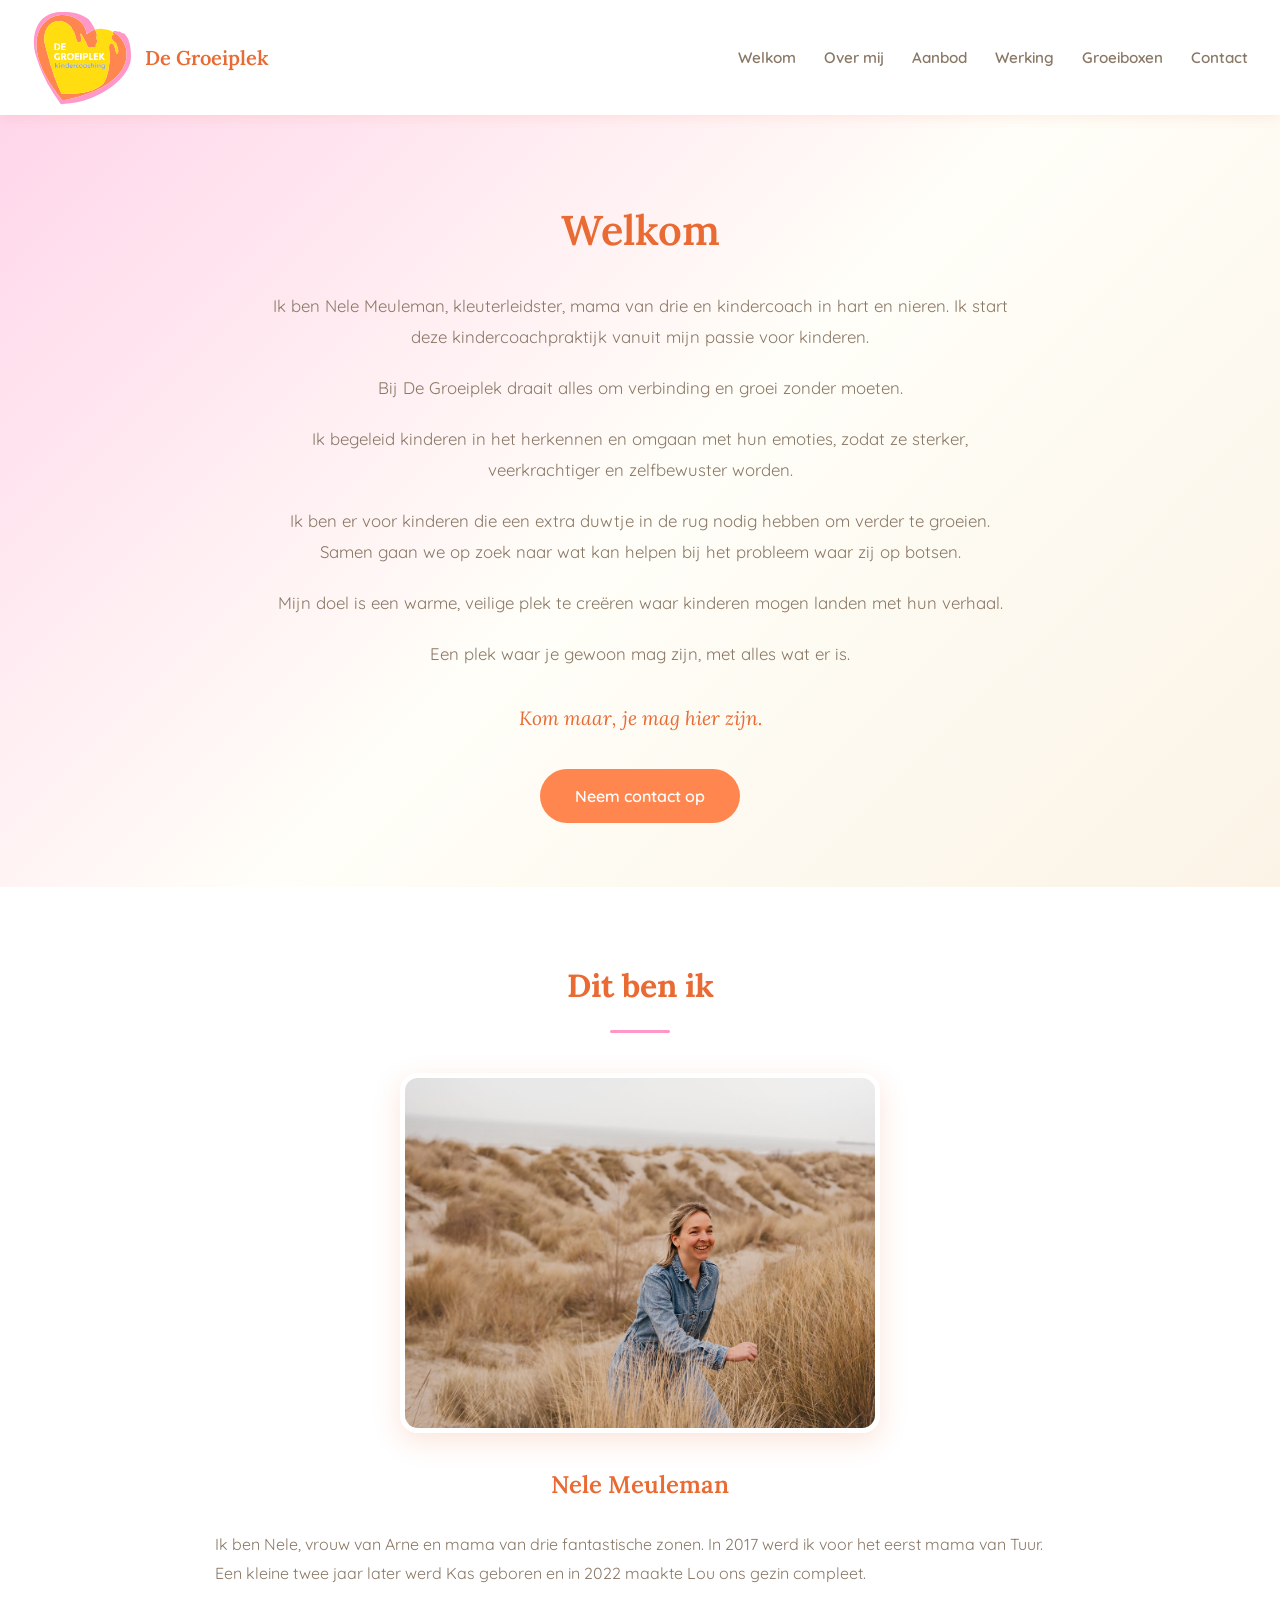
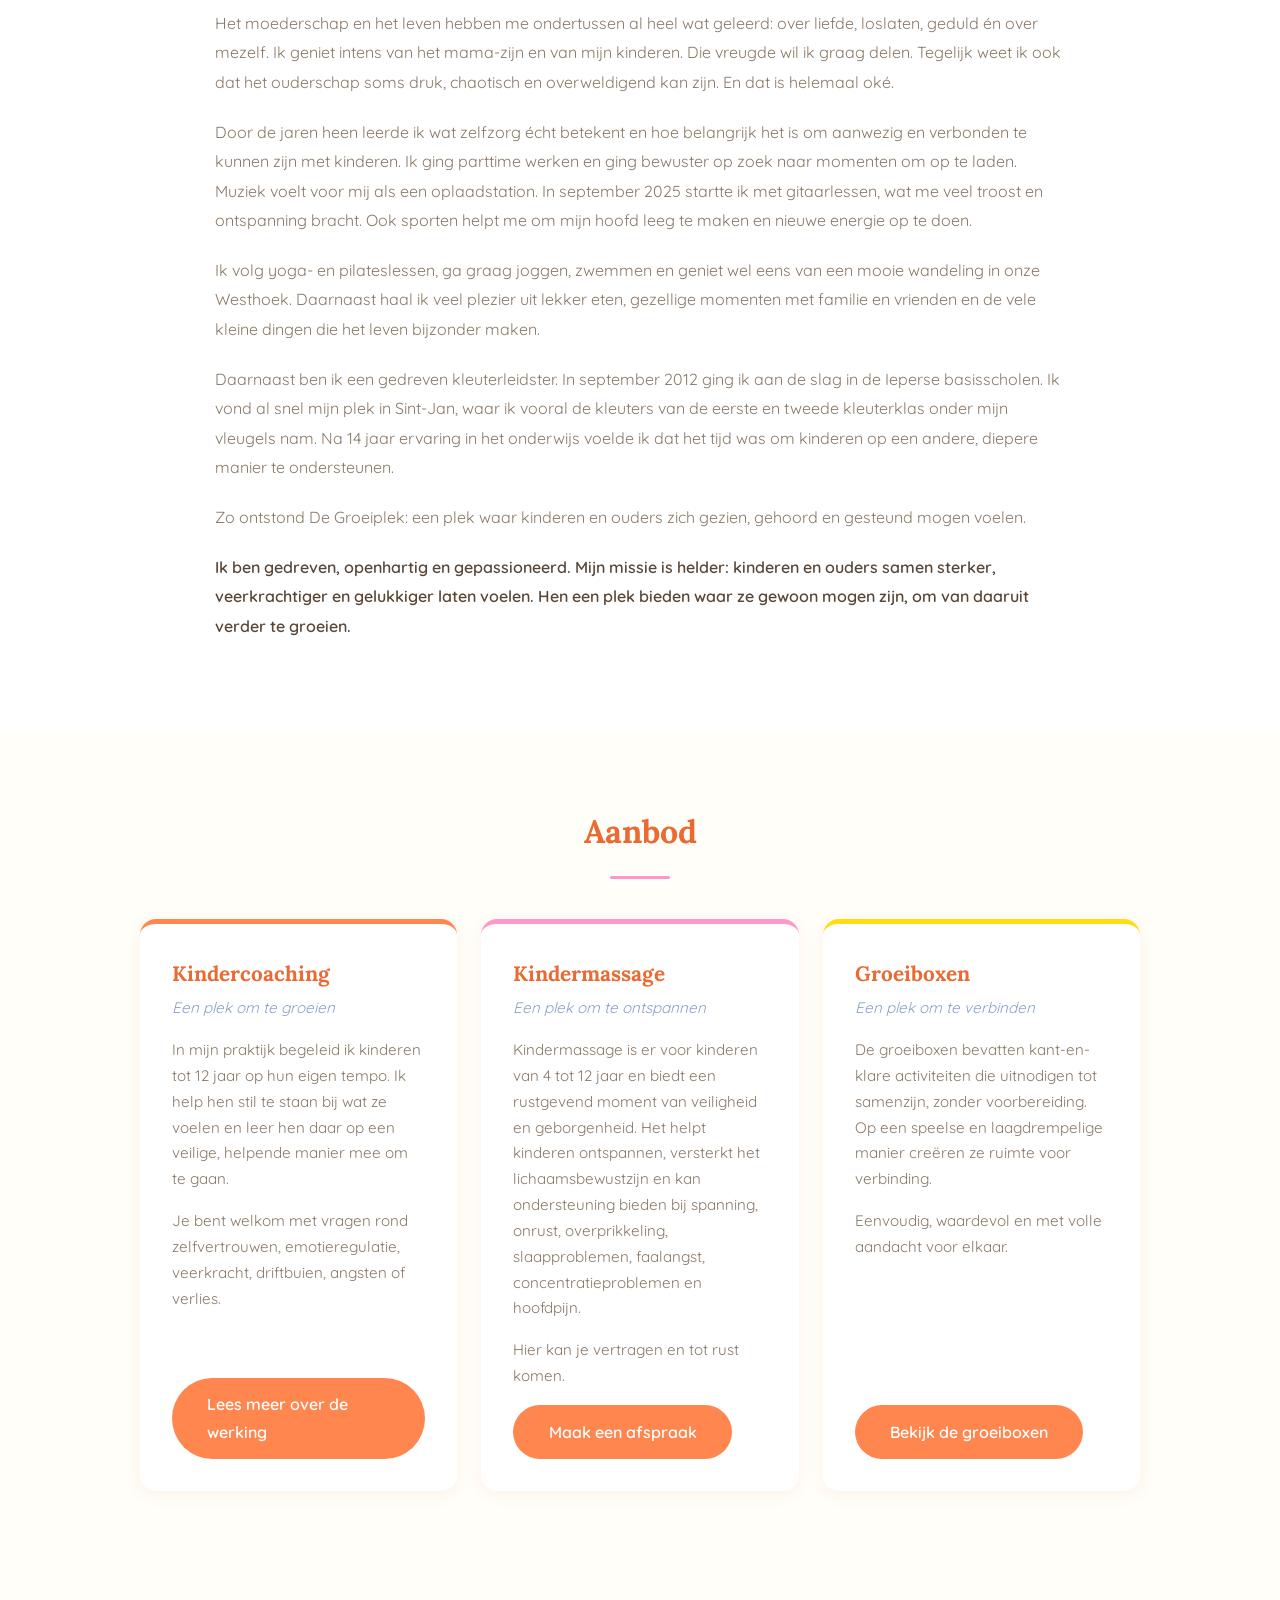
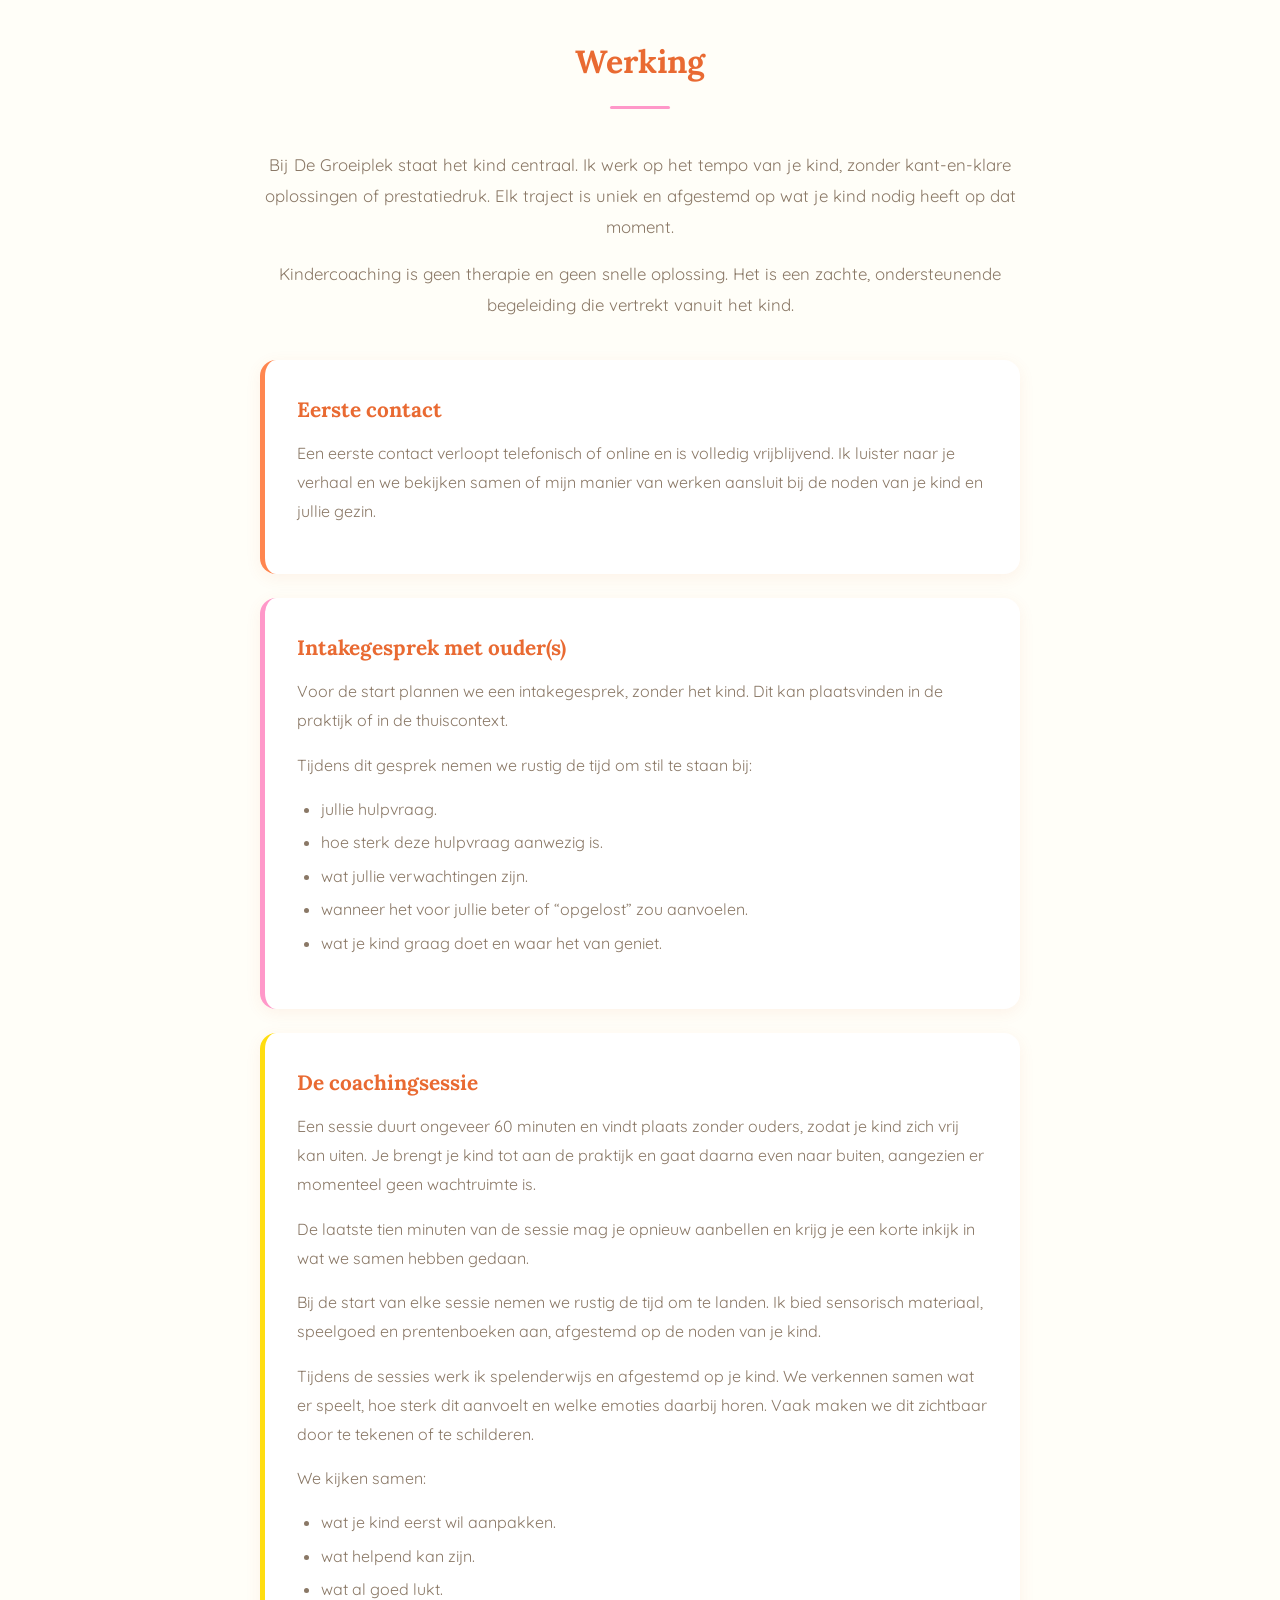
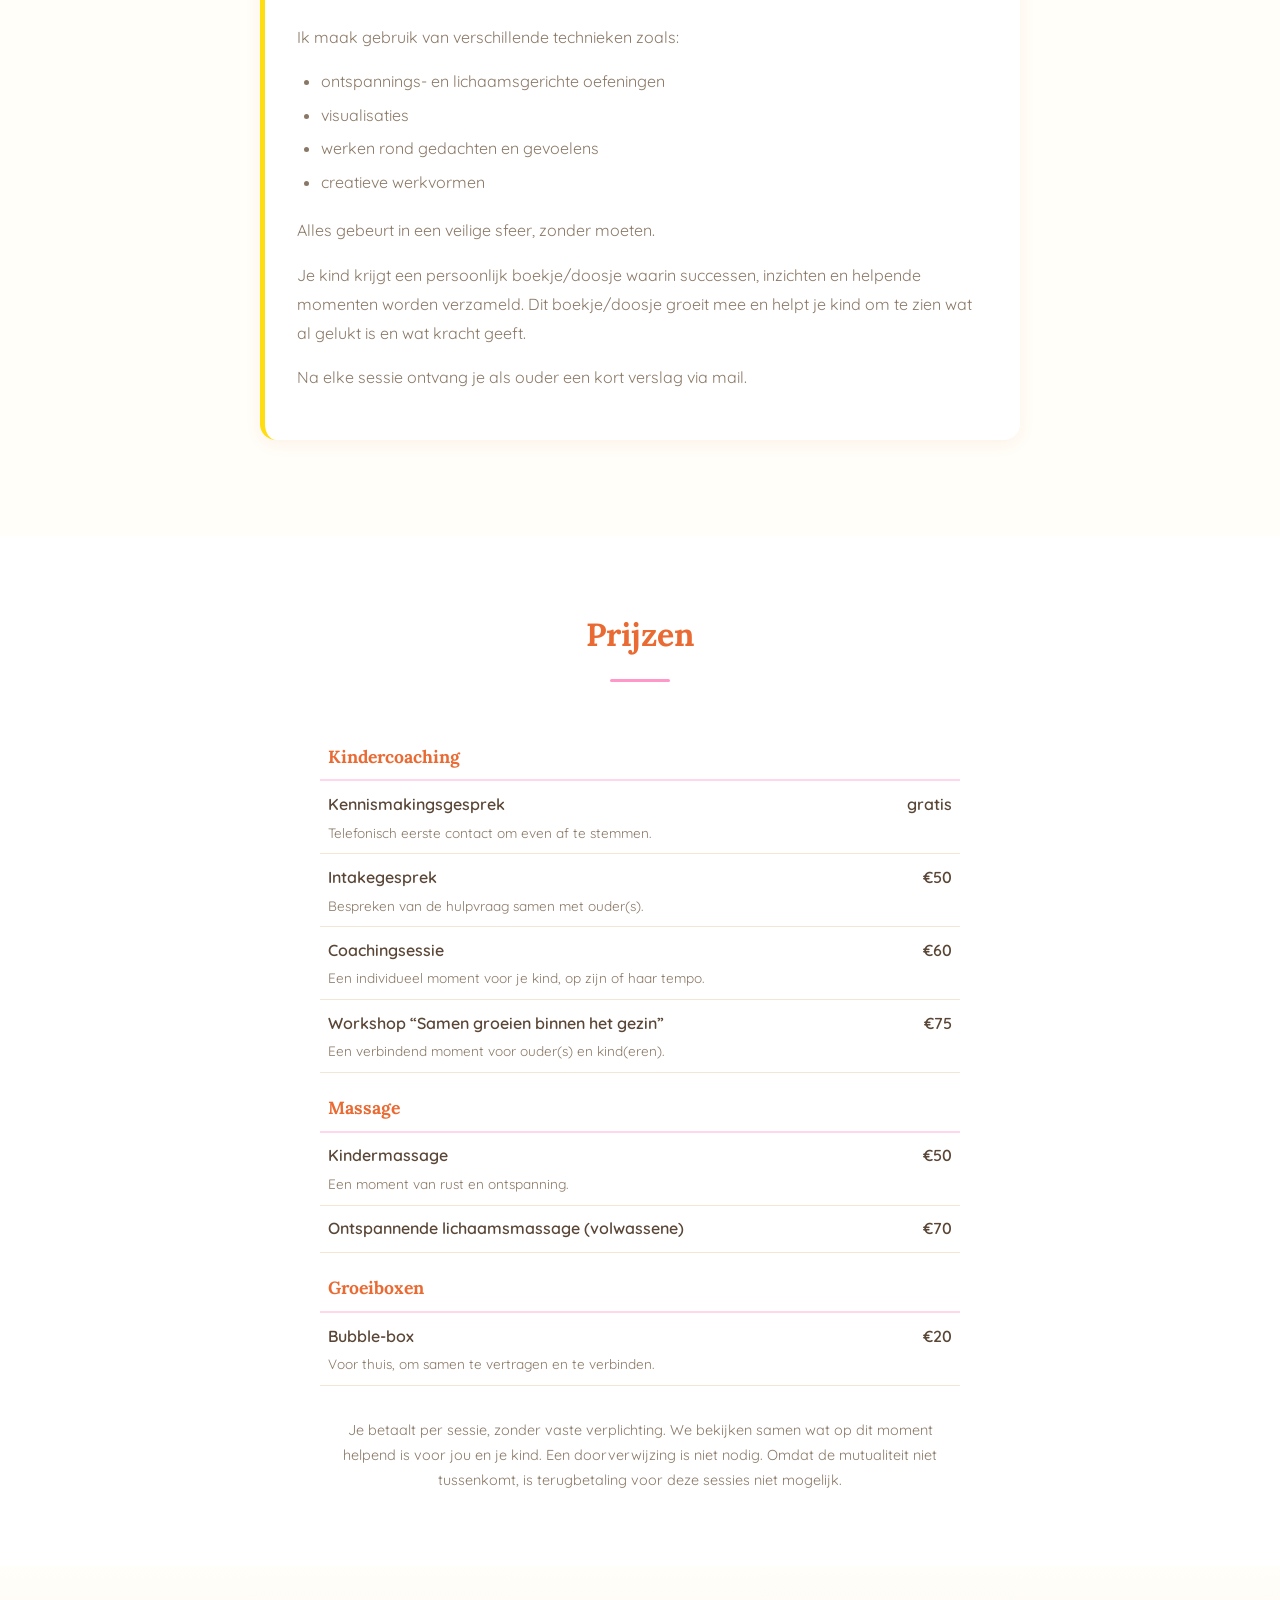
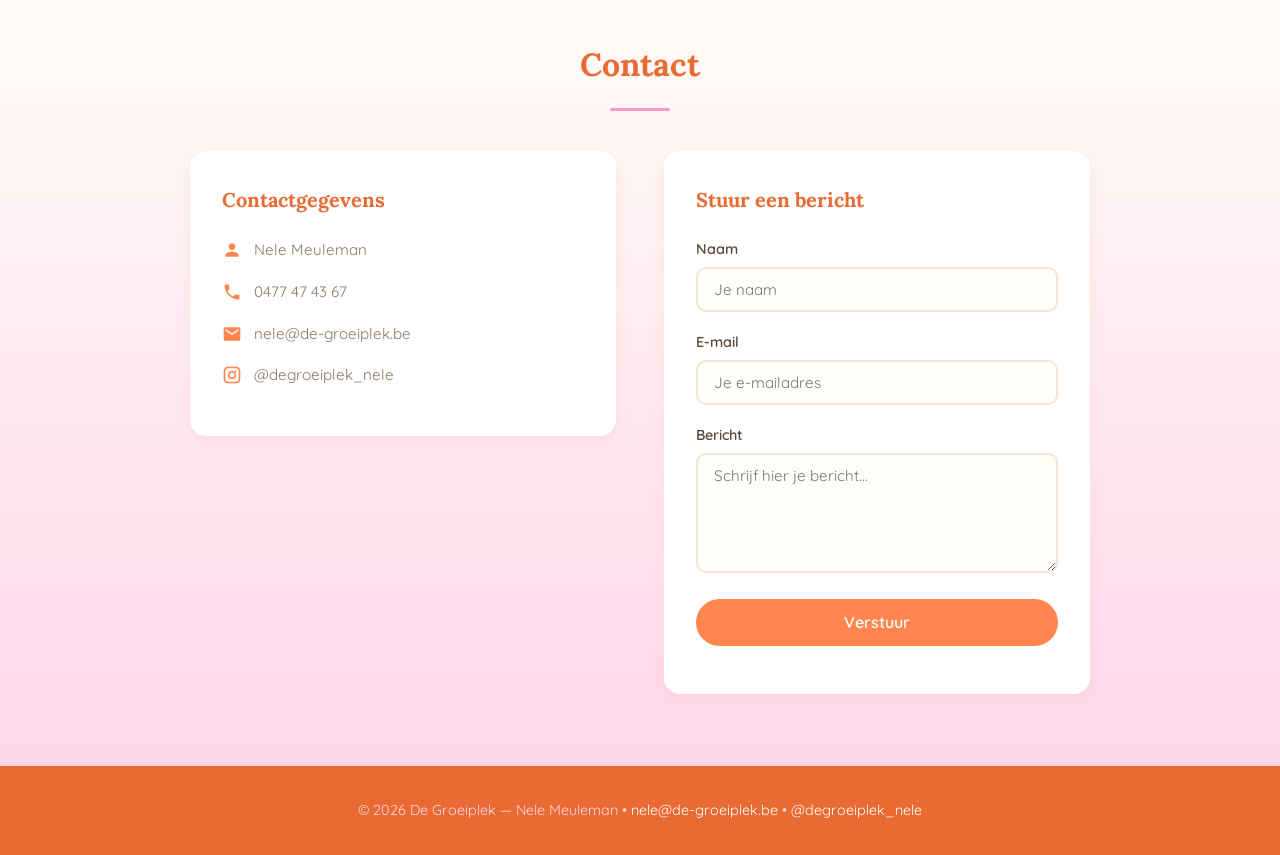
<file: index.html>
<!DOCTYPE html>
<html lang="nl">
<head>
    <meta charset="UTF-8">
    <meta name="viewport" content="width=device-width, initial-scale=1.0">
    <title>De Groeiplek — Nele Meuleman | Kindercoaching</title>
    <meta name="description" content="De Groeiplek: kindercoachpraktijk van Nele Meuleman. Kindercoaching, kindermassage en groeiboxen. Verbinding, veerkracht en groei zonder moeten.">
    <link rel="icon" type="image/svg+xml" href="DeGroeiplek.svg">
    <link rel="preconnect" href="https://fonts.googleapis.com">
    <link rel="preconnect" href="https://fonts.gstatic.com" crossorigin>
    <link href="https://fonts.googleapis.com/css2?family=Quicksand:wght@400;500;600;700&family=Lora:ital,wght@0,400;0,600;1,400&display=swap" rel="stylesheet">
    <link rel="stylesheet" href="styles.css">
</head>
<body>

<nav class="navbar">
    <a href="index.html#welkom" class="nav-brand">
        <img src="DeGroeiplek.svg" alt="De Groeiplek logo">
        <span>De Groeiplek</span>
    </a>
    <button class="nav-toggle" aria-label="Menu openen" aria-expanded="false" onclick="toggleNav(this)">
        <span></span><span></span><span></span>
    </button>
    <ul class="nav-links">
        <li><a href="index.html#welkom">Welkom</a></li>
        <li><a href="index.html#over-mij">Over mij</a></li>
        <li><a href="index.html#aanbod">Aanbod</a></li>
        <li><a href="index.html#werking">Werking</a></li>
        <li><a href="groeiboxen.html">Groeiboxen</a></li>
        <li><a href="index.html#contact">Contact</a></li>
    </ul>
</nav>

<!-- Hero -->
<section class="hero" id="welkom">
    <div class="hero-inner">
        <h1>Welkom</h1>
        <p>Ik ben Nele Meuleman, kleuterleidster, mama van drie en kindercoach in hart en nieren. Ik start deze kindercoachpraktijk vanuit mijn passie voor kinderen.</p>
        <p>Bij De Groeiplek draait alles om verbinding en groei zonder moeten.</p>
        <p>Ik begeleid kinderen in het herkennen en omgaan met hun emoties, zodat ze sterker, veerkrachtiger en zelfbewuster worden.</p>
		<p>Ik ben er voor kinderen die een extra duwtje in de rug nodig hebben om verder te groeien. Samen gaan we op zoek naar wat kan helpen bij het probleem waar zij op botsen.</p>
		<p>Mijn doel is een warme, veilige plek te creëren waar kinderen mogen landen met hun verhaal.</p>
		<p>Een plek waar je gewoon mag zijn, met alles wat er is.</p>
        <p class="tagline">Kom maar, je mag hier zijn.</p>
        <a href="index.html#contact" class="btn">Neem contact op</a>
    </div>
</section>

<!-- Over mij -->
<section class="over-mij" id="over-mij">
    <h2 class="section-title">Dit ben ik</h2>
    <div class="divider"></div>
    <div class="over-mij-content">
        <img src="nele-web.jpg" alt="Nele Meuleman in de duinen van de Westhoek" class="over-mij-photo">
        <p class="over-mij-name">Nele Meuleman</p>
        <div class="over-mij-text">
            <p>Ik ben Nele, vrouw van Arne en mama van drie fantastische zonen. In 2017 werd ik voor het eerst mama van Tuur. Een kleine twee jaar later werd Kas geboren en in 2022 maakte Lou ons gezin compleet.</p>
			<p>Het moederschap en het leven hebben me ondertussen al heel wat geleerd: over liefde, loslaten, geduld én over mezelf. Ik geniet intens van het mama-zijn en van mijn kinderen. Die vreugde wil ik graag delen. Tegelijk weet ik ook dat het ouderschap soms druk, chaotisch en overweldigend kan zijn. En dat is helemaal oké.</p>
			<p>Door de jaren heen leerde ik wat zelfzorg écht betekent en hoe belangrijk het is om aanwezig en verbonden te kunnen zijn met kinderen. Ik ging parttime werken en ging bewuster op zoek naar momenten om op te laden. Muziek voelt voor mij als een oplaadstation. In september 2025 startte ik met gitaarlessen, wat me veel troost en ontspanning bracht. Ook sporten helpt me om mijn hoofd leeg te maken en nieuwe energie op te doen.</p>
			<p>Ik volg yoga- en pilateslessen, ga graag joggen, zwemmen en geniet wel eens van een mooie wandeling in onze Westhoek. Daarnaast haal ik veel plezier uit lekker eten, gezellige momenten met familie en vrienden en de vele kleine dingen die het leven bijzonder maken.</p>
			<p>Daarnaast ben ik een gedreven kleuterleidster. In september 2012 ging ik aan de slag in de Ieperse basisscholen. Ik vond al snel mijn plek in Sint-Jan, waar ik vooral de kleuters van de eerste en tweede kleuterklas onder mijn vleugels nam. Na 14 jaar ervaring in het onderwijs voelde ik dat het tijd was om kinderen op een andere, diepere manier te ondersteunen.</p>
			<p>Zo ontstond De Groeiplek: een plek waar kinderen en ouders zich gezien, gehoord en gesteund mogen voelen.</p>
			<p>Ik ben gedreven, openhartig en gepassioneerd. Mijn missie is helder: kinderen en ouders samen sterker, veerkrachtiger en gelukkiger laten voelen. Hen een plek bieden waar ze gewoon mogen zijn, om van daaruit verder te groeien.</p>
        </div>
    </div>
</section>

<!-- Aanbod -->
<section class="aanbod" id="aanbod">
    <h2 class="section-title">Aanbod</h2>
    <div class="divider"></div>
    <div class="aanbod-grid">
        <div class="aanbod-card">
            <h3>Kindercoaching</h3>
            <p class="card-sub">Een plek om te groeien</p>
            <p>In mijn praktijk begeleid ik kinderen tot 12 jaar op hun eigen tempo. Ik help hen stil te staan bij wat ze voelen en leer hen daar op een veilige, helpende manier mee om te gaan.</p>
			<p>Je bent welkom met vragen rond zelfvertrouwen, emotieregulatie, veerkracht, driftbuien, angsten of verlies.</p>
			<a href="index.html#werking" class="btn">Lees meer over de werking</a>
        </div>
        <div class="aanbod-card">
            <h3>Kindermassage</h3>
            <p class="card-sub">Een plek om te ontspannen</p>
            <p>Kindermassage is er voor kinderen van 4 tot 12 jaar en biedt een rustgevend moment van veiligheid en geborgenheid. Het helpt kinderen ontspannen, versterkt het lichaamsbewustzijn en kan ondersteuning bieden bij spanning, onrust, overprikkeling, slaapproblemen, faalangst, concentratieproblemen en hoofdpijn.</p>
			<p>Hier kan je vertragen en tot rust komen.</p>
			<a href="index.html#contact" class="btn">Maak een afspraak</a>
        </div>
        <div class="aanbod-card">
            <h3>Groeiboxen</h3>
            <p class="card-sub">Een plek om te verbinden</p>
            <p>De groeiboxen bevatten kant-en-klare activiteiten die uitnodigen tot samenzijn, zonder voorbereiding. Op een speelse en laagdrempelige manier creëren ze ruimte voor verbinding.</p>
			<p>Eenvoudig, waardevol en met volle aandacht voor elkaar.</p>
            <a href="groeiboxen.html" class="btn">Bekijk de groeiboxen</a>
        </div>
    </div>
</section>

<!-- Werking -->
<section class="werking" id="werking">
    <h2 class="section-title">Werking</h2>
    <div class="divider"></div>
    <div class="werking-content">
        <div class="werking-intro">
            <p>Bij De Groeiplek staat het kind centraal. Ik werk op het tempo van je kind, zonder kant-en-klare oplossingen of prestatiedruk. Elk traject is uniek en afgestemd op wat je kind nodig heeft op dat moment.</p>
            <p>Kindercoaching is geen therapie en geen snelle oplossing. Het is een zachte, ondersteunende begeleiding die vertrekt vanuit het kind.</p>
        </div>

        <div class="werking-step">
            <h3>Eerste contact</h3>
            <p>Een eerste contact verloopt telefonisch of online en is volledig vrijblijvend. Ik luister naar je verhaal en we bekijken samen of mijn manier van werken aansluit bij de noden van je kind en jullie gezin.</p>
        </div>

        <div class="werking-step">
            <h3>Intakegesprek met ouder(s)</h3>
            <p>Voor de start plannen we een intakegesprek, zonder het kind. Dit kan plaatsvinden in de praktijk of in de thuiscontext.</p>
            <p>Tijdens dit gesprek nemen we rustig de tijd om stil te staan bij:</p>
            <ul>
                <li>jullie hulpvraag.</li>
                <li>hoe sterk deze hulpvraag aanwezig is.</li>
                <li>wat jullie verwachtingen zijn.</li>
                <li>wanneer het voor jullie beter of &ldquo;opgelost&rdquo; zou aanvoelen.</li>
                <li>wat je kind graag doet en waar het van geniet.</li>
            </ul>
        </div>

        <div class="werking-step">
            <h3>De coachingsessie</h3>
            <p>Een sessie duurt ongeveer 60 minuten en vindt plaats zonder ouders, zodat je kind zich vrij kan uiten. Je brengt je kind tot aan de praktijk en gaat daarna even naar buiten, aangezien er momenteel geen wachtruimte is.</p>
            <p>De laatste tien minuten van de sessie mag je opnieuw aanbellen en krijg je een korte inkijk in wat we samen hebben gedaan.</p>
            <p>Bij de start van elke sessie nemen we rustig de tijd om te landen. Ik bied sensorisch materiaal, speelgoed en prentenboeken aan, afgestemd op de noden van je kind.</p>
            <p>Tijdens de sessies werk ik spelenderwijs en afgestemd op je kind. We verkennen samen wat er speelt, hoe sterk dit aanvoelt en welke emoties daarbij horen. Vaak maken we dit zichtbaar door te tekenen of te schilderen.</p>
            <p>We kijken samen:</p>
            <ul>
                <li>wat je kind eerst wil aanpakken.</li>
                <li>wat helpend kan zijn.</li>
                <li>wat al goed lukt.</li>
            </ul>
            <p>Ik maak gebruik van verschillende technieken zoals:</p>
            <ul>
                <li>ontspannings- en lichaamsgerichte oefeningen</li>
                <li>visualisaties</li>
                <li>werken rond gedachten en gevoelens</li>
                <li>creatieve werkvormen</li>
            </ul>
            <p>Alles gebeurt in een veilige sfeer, zonder moeten.</p>
            <p>Je kind krijgt een persoonlijk boekje/doosje waarin successen, inzichten en helpende momenten worden verzameld. Dit boekje/doosje groeit mee en helpt je kind om te zien wat al gelukt is en wat kracht geeft.</p>
            <p>Na elke sessie ontvang je als ouder een kort verslag via mail.</p>
        </div>
    </div>
</section>

<!-- Prijzen -->
<section class="prijzen" id="prijzen">
    <h2 class="section-title">Prijzen</h2>
    <div class="divider"></div>
    <table class="prijzen-table">
        <tbody>
            <tr><th class="group" colspan="2">Kindercoaching</th></tr>
            <tr><td><span class="prijs-naam">Kennismakingsgesprek</span><span class="prijs-desc">Telefonisch eerste contact om even af te stemmen.</span></td><td class="prijs">gratis</td></tr>
            <tr><td><span class="prijs-naam">Intakegesprek</span><span class="prijs-desc">Bespreken van de hulpvraag samen met ouder(s).</span></td><td class="prijs">€50</td></tr>
            <tr><td><span class="prijs-naam">Coachingsessie</span><span class="prijs-desc">Een individueel moment voor je kind, op zijn of haar tempo.</span></td><td class="prijs">€60</td></tr>
            <tr><td><span class="prijs-naam">Workshop &ldquo;Samen groeien binnen het gezin&rdquo;</span><span class="prijs-desc">Een verbindend moment voor ouder(s) en kind(eren).</span></td><td class="prijs">€75</td></tr>
            <tr><th class="group" colspan="2">Massage</th></tr>
            <tr><td><span class="prijs-naam">Kindermassage</span><span class="prijs-desc">Een moment van rust en ontspanning.</span></td><td class="prijs">€50</td></tr>
            <tr><td><span class="prijs-naam">Ontspannende lichaamsmassage (volwassene)</span></td><td class="prijs">€70</td></tr>
            <tr><th class="group" colspan="2">Groeiboxen</th></tr>
            <tr><td><span class="prijs-naam">Bubble-box</span><span class="prijs-desc">Voor thuis, om samen te vertragen en te verbinden.</span></td><td class="prijs">€20</td></tr>
        </tbody>
    </table>
    <p class="prijzen-note">
        Je betaalt per sessie, zonder vaste verplichting. We bekijken samen wat op dit moment helpend is voor jou en je kind.
        Een doorverwijzing is niet nodig. Omdat de mutualiteit niet tussenkomt, is terugbetaling voor deze sessies niet mogelijk.
    </p>
</section>

<!-- Contact -->
<section class="contact" id="contact">
    <h2 class="section-title">Contact</h2>
    <div class="divider"></div>
    <div class="contact-wrapper">
        <div class="contact-info">
            <h3>Contactgegevens</h3>
            <div class="contact-detail">
                <svg viewBox="0 0 24 24"><path d="M12 12c2.21 0 4-1.79 4-4s-1.79-4-4-4-4 1.79-4 4 1.79 4 4 4zm0 2c-2.67 0-8 1.34-8 4v2h16v-2c0-2.66-5.33-4-8-4z"/></svg>
                <span>Nele Meuleman</span>
            </div>
            <div class="contact-detail">
                <svg viewBox="0 0 24 24"><path d="M6.62 10.79c1.44 2.83 3.76 5.14 6.59 6.59l2.2-2.2c.27-.27.67-.36 1.02-.24 1.12.37 2.33.57 3.57.57.55 0 1 .45 1 1V20c0 .55-.45 1-1 1-9.39 0-17-7.61-17-17 0-.55.45-1 1-1h3.5c.55 0 1 .45 1 1 0 1.25.2 2.45.57 3.57.11.35.03.74-.25 1.02l-2.2 2.2z"/></svg>
                <a href="tel:+32477474367">0477 47 43 67</a>
            </div>
            <div class="contact-detail">
                <svg viewBox="0 0 24 24"><path d="M20 4H4c-1.1 0-1.99.9-1.99 2L2 18c0 1.1.9 2 2 2h16c1.1 0 2-.9 2-2V6c0-1.1-.9-2-2-2zm0 4l-8 5-8-5V6l8 5 8-5v2z"/></svg>
                <a href="mailto:nele@de-groeiplek.be">nele@de-groeiplek.be</a>
            </div>
            <div class="contact-detail">
                <svg viewBox="0 0 24 24"><path d="M7 2C4.243 2 2 4.243 2 7v10c0 2.757 2.243 5 5 5h10c2.757 0 5-2.243 5-5V7c0-2.757-2.243-5-5-5H7zm0 2h10c1.654 0 3 1.346 3 3v10c0 1.654-1.346 3-3 3H7c-1.654 0-3-1.346-3-3V7c0-1.654 1.346-3 3-3zm5 3a5 5 0 100 10 5 5 0 000-10zm0 2a3 3 0 110 6 3 3 0 010-6zm4.5-2.6a1.1 1.1 0 100 2.2 1.1 1.1 0 000-2.2z"/></svg>
                <a href="https://www.instagram.com/degroeiplek_nele/" target="_blank" rel="noopener">@degroeiplek_nele</a>
            </div>
        </div>
        <div class="contact-form-wrap">
            <h3>Stuur een bericht</h3>
            <form data-web3form data-success="Nele neemt snel contact met je op." action="https://api.web3forms.com/submit" method="POST">
                <input type="hidden" name="subject" value="Nieuw bericht via De Groeiplek">
                <input type="hidden" name="from_name" value="De Groeiplek website">
                <div class="form-group">
                    <label for="naam">Naam</label>
                    <input type="text" id="naam" name="naam" required placeholder="Je naam">
                </div>
                <div class="form-group">
                    <label for="email">E-mail</label>
                    <input type="email" id="email" name="email" required placeholder="Je e-mailadres">
                </div>
                <div class="form-group">
                    <label for="bericht">Bericht</label>
                    <textarea id="bericht" name="bericht" required placeholder="Schrijf hier je bericht..."></textarea>
                </div>
                <input type="checkbox" name="botcheck" class="honeypot" tabindex="-1" autocomplete="off">
                <button type="submit" class="btn btn-submit" data-label="Verstuur">Verstuur</button>
                <p class="form-status" role="status" aria-live="polite"></p>
            </form>
        </div>
    </div>
</section>

<footer class="footer">
    <p>&copy; 2026 De Groeiplek &mdash; Nele Meuleman &bull; <a href="mailto:nele@de-groeiplek.be">nele@de-groeiplek.be</a> &bull; <a href="https://www.instagram.com/degroeiplek_nele/" target="_blank" rel="noopener">@degroeiplek_nele</a></p>
</footer>

<script src="script.js"></script>
</body>
</html>
</file>
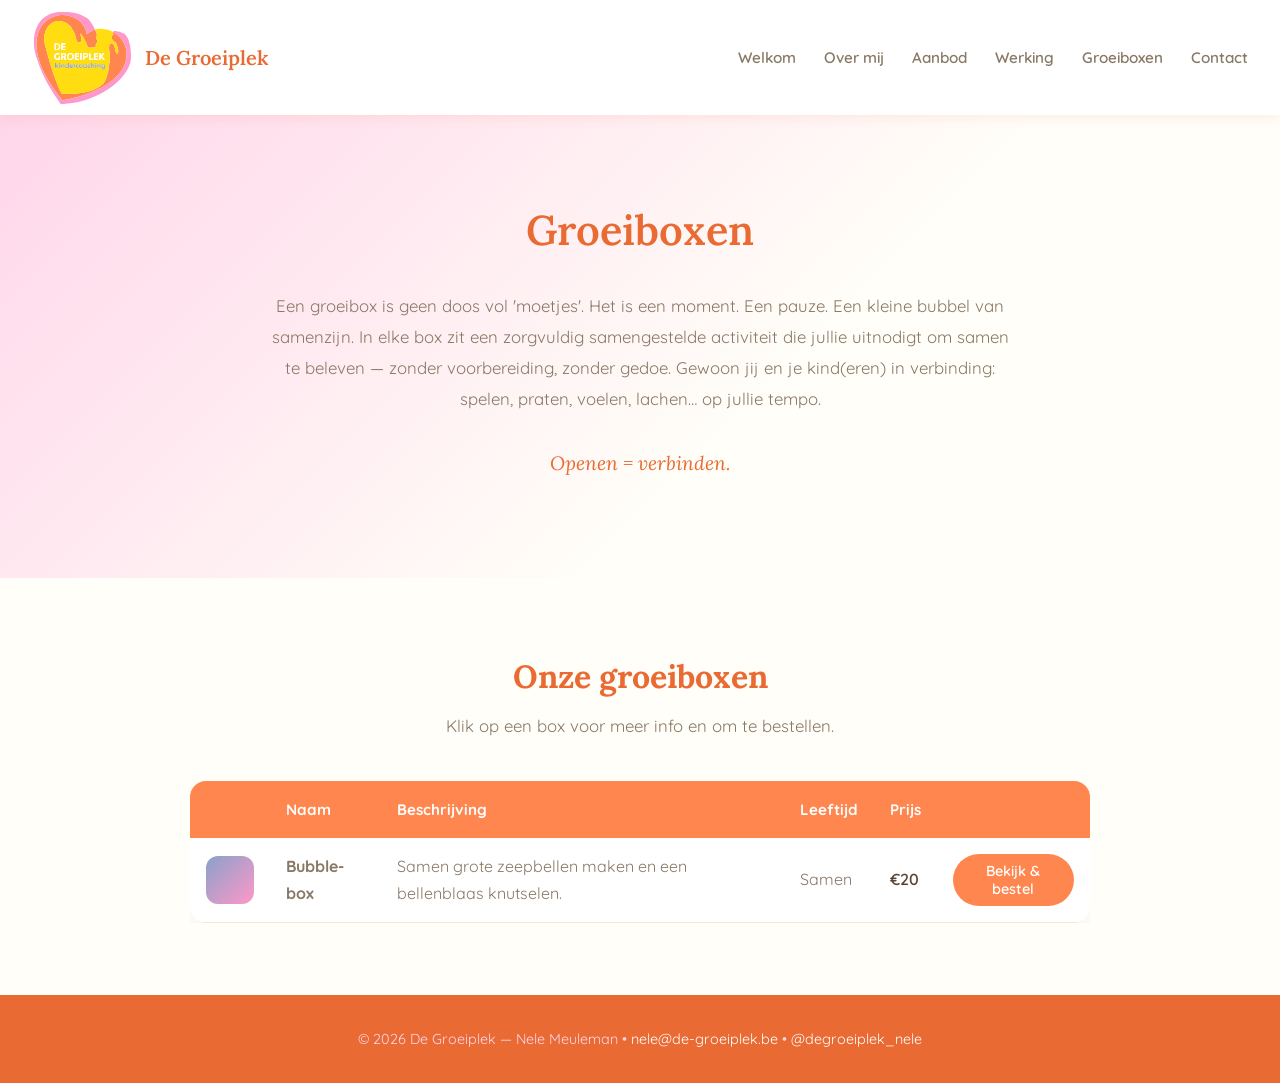
<file: groeiboxen.html>
<!DOCTYPE html>
<html lang="nl">
<head>
    <meta charset="UTF-8">
    <meta name="viewport" content="width=device-width, initial-scale=1.0">
    <title>Groeiboxen — De Groeiplek | Nele Meuleman</title>
    <meta name="description" content="Groeiboxen van De Groeiplek: kant-en-klare boxen met eenvoudige activiteiten die uitnodigen tot samenzijn. Bestel je groeibox.">
    <link rel="icon" type="image/svg+xml" href="DeGroeiplek.svg">
    <link rel="preconnect" href="https://fonts.googleapis.com">
    <link rel="preconnect" href="https://fonts.gstatic.com" crossorigin>
    <link href="https://fonts.googleapis.com/css2?family=Quicksand:wght@400;500;600;700&family=Lora:ital,wght@0,400;0,600;1,400&display=swap" rel="stylesheet">
    <link rel="stylesheet" href="styles.css">
</head>
<body>

<nav class="navbar">
    <a href="index.html#welkom" class="nav-brand">
        <img src="DeGroeiplek.svg" alt="De Groeiplek logo">
        <span>De Groeiplek</span>
    </a>
    <button class="nav-toggle" aria-label="Menu openen" aria-expanded="false" onclick="toggleNav(this)">
        <span></span><span></span><span></span>
    </button>
    <ul class="nav-links">
        <li><a href="index.html#welkom">Welkom</a></li>
        <li><a href="index.html#over-mij">Over mij</a></li>
        <li><a href="index.html#aanbod">Aanbod</a></li>
        <li><a href="index.html#werking">Werking</a></li>
        <li><a href="groeiboxen.html">Groeiboxen</a></li>
        <li><a href="index.html#contact">Contact</a></li>
    </ul>
</nav>

<!-- Intro -->
<section class="hero shop-intro" id="welkom">
    <div class="hero-inner">
        <h1>Groeiboxen</h1>
        <p>Een groeibox is geen doos vol 'moetjes'. Het is een moment. Een pauze. Een kleine bubbel van samenzijn. In elke box zit een zorgvuldig samengestelde activiteit die jullie uitnodigt om samen te beleven — zonder voorbereiding, zonder gedoe. Gewoon jij en je kind(eren) in verbinding: spelen, praten, voelen, lachen… op jullie tempo.</p>
        <p class="tagline">Openen = verbinden.</p>
    </div>
</section>

<!-- Webshop -->
<section class="shop" id="boxen">
    <h2 class="section-title">Onze groeiboxen</h2>
    <p class="section-subtitle">Klik op een box voor meer info en om te bestellen.</p>
    <div class="shop-table-wrap">
        <table class="shop-table">
            <thead>
                <tr>
                    <th></th><th>Naam</th><th>Beschrijving</th><th>Leeftijd</th><th>Prijs</th><th></th>
                </tr>
            </thead>
            <tbody id="shop-body"></tbody>
        </table>
    </div>
</section>

<!-- Modal root (populated by JS) -->
<div class="modal-backdrop" id="modal-root" role="dialog" aria-modal="true" aria-labelledby="modal-title"></div>

<footer class="footer">
    <p>&copy; 2026 De Groeiplek &mdash; Nele Meuleman &bull; <a href="mailto:nele@de-groeiplek.be">nele@de-groeiplek.be</a> &bull; <a href="https://www.instagram.com/degroeiplek_nele/" target="_blank" rel="noopener">@degroeiplek_nele</a></p>
</footer>

<!-- ════════════════════════════════════════════════════════════
     GROEIBOXEN — bewerk hier de boxen.
     Voeg een box toe door een object aan de lijst toe te voegen.
     Verwijder de regel `voorbeeld: true` zodra een box echt is.
     ════════════════════════════════════════════════════════════ -->
<script id="box-data">
window.GROEIBOXEN = [
    {
        id: 'bubble',
        naam: 'Bubble-box',
        kleur: 'linear-gradient(135deg,#89a1ca,#ff98c9)',
        korteBeschrijving: 'Samen grote zeepbellen maken en een bellenblaas knutselen.',
        leeftijd: 'Samen',
        prijs: '€20',
        watZitErin: [
            'Alle materialen om samen grote zeepbellen te maken',
            'Materiaal om samen een bellenblaas te knutselen',
            'Een eenvoudige uitleg — geen voorbereiding nodig'
        ],
        volledigeBeschrijving: 'De Bubble-box nodigt jullie uit om samen naar buiten te gaan en grote zeepbellen te maken. Geen voorbereiding nodig: alleen tijd, aandacht en samen plezier maken. Een kleine bubbel van samenzijn.'
    }
];
</script>
<script src="script.js"></script>
<script src="shop.js"></script>
</body>
</html>
</file>
<file: styles.css>
*, *::before, *::after { margin: 0; padding: 0; box-sizing: border-box; }

:root {
    --coral: #ff864f;
    --coral-dark: #e96a32;
    --pink: #ff98c9;
    --pink-soft: #ffd6ea;
    --yellow: #ffdd10;
    --blue-grey: #89a1ca;
    --cream: #fffef8;
    --cream-dark: #fbf3e6;
    --beige: #f2e6d4;
    --text: #5a4636;
    --text-light: #8a7866;
    --white: #ffffff;
}

html { scroll-behavior: smooth; }

body {
    font-family: 'Quicksand', sans-serif;
    color: var(--text);
    background-color: var(--cream);
    line-height: 1.7;
}

/* ── Navigation ── */
.navbar {
    position: sticky; top: 0; z-index: 100;
    background: var(--white);
    box-shadow: 0 2px 12px rgba(233, 106, 50, 0.12);
    padding: 0.6rem 2rem;
    display: flex; align-items: center; justify-content: space-between;
}
.nav-brand { display: flex; align-items: center; gap: 0.75rem; text-decoration: none; color: var(--coral-dark); }
.nav-brand img { height: 96px; width: auto; }
.nav-brand span { font-family: 'Lora', serif; font-weight: 600; font-size: 1.25rem; }
.nav-links { display: flex; list-style: none; gap: 1.75rem; align-items: center; }
.nav-links a { text-decoration: none; color: var(--text-light); font-weight: 600; font-size: 0.95rem; transition: color 0.3s; position: relative; }
.nav-links a::after { content: ''; position: absolute; bottom: -4px; left: 0; width: 0; height: 2px; background: var(--coral); transition: width 0.3s; }
.nav-links a:hover { color: var(--coral-dark); }
.nav-links a:hover::after { width: 100%; }
.nav-toggle { display: none; background: none; border: none; cursor: pointer; padding: 0.5rem; }
.nav-toggle span { display: block; width: 24px; height: 2px; background: var(--coral-dark); margin: 6px 0; transition: transform 0.3s, opacity 0.3s; }

/* ── Buttons ── */
.btn {
    display: inline-block; background: var(--coral); color: var(--white);
    padding: 0.85rem 2.2rem; border-radius: 50px; text-decoration: none;
    font-weight: 600; font-size: 1rem; border: none; cursor: pointer;
    font-family: 'Quicksand', sans-serif; transition: background 0.3s, transform 0.2s;
}
.btn:hover { background: var(--coral-dark); transform: translateY(-2px); }

/* ── Hero ── */
.hero { background: linear-gradient(135deg, var(--pink-soft) 0%, var(--cream) 50%, var(--cream-dark) 100%); padding: 5rem 2rem 4rem; text-align: center; }
.hero-inner { max-width: 750px; margin: 0 auto; }
.hero h1 { font-family: 'Lora', serif; font-size: 2.6rem; color: var(--coral-dark); margin-bottom: 1.5rem; font-weight: 600; }
.hero p { font-size: 1.05rem; color: var(--text-light); margin-bottom: 1.25rem; line-height: 1.85; }
.hero .tagline { font-family: 'Lora', serif; font-style: italic; font-size: 1.2rem; color: var(--coral-dark); margin-top: 2rem; margin-bottom: 2rem; }

/* ── Sections shared ── */
section { padding: 4.5rem 2rem; }
.section-title { font-family: 'Lora', serif; font-size: 2rem; color: var(--coral-dark); margin-bottom: 0.5rem; text-align: center; }
.section-subtitle { text-align: center; color: var(--text-light); font-size: 1.05rem; margin-bottom: 2.5rem; }
.divider { width: 60px; height: 3px; background: var(--pink); margin: 1rem auto 2.5rem; border-radius: 2px; }

/* ── Over mij ── */
.over-mij { background: var(--white); }
.over-mij-content { max-width: 850px; margin: 0 auto; display: flex; flex-direction: column; align-items: center; }
.over-mij-photo { width: 100%; max-width: 480px; aspect-ratio: 4 / 3; object-fit: cover; border-radius: 18px; border: 5px solid var(--white); box-shadow: 0 8px 28px rgba(233, 106, 50, 0.18); margin-bottom: 2rem; }
.over-mij-name { font-family: 'Lora', serif; font-size: 1.5rem; color: var(--coral-dark); margin-bottom: 1.5rem; font-weight: 600; }
.over-mij-text p { color: var(--text-light); font-size: 1rem; margin-bottom: 1.25rem; line-height: 1.85; text-align: left; }
.over-mij-text p:last-child { font-weight: 600; color: var(--text); }

/* ── Aanbod ── */
.aanbod { background: var(--cream); }
.aanbod-grid { max-width: 1000px; margin: 0 auto; display: grid; grid-template-columns: repeat(3, 1fr); gap: 1.5rem; }
.aanbod-card { background: var(--white); border-radius: 16px; padding: 2rem; box-shadow: 0 4px 16px rgba(233, 106, 50, 0.08); border-top: 5px solid var(--coral); display: flex; flex-direction: column; }
.aanbod-card:nth-child(2) { border-top-color: var(--pink); }
.aanbod-card:nth-child(3) { border-top-color: var(--yellow); }
.aanbod-card h3 { font-family: 'Lora', serif; color: var(--coral-dark); font-size: 1.3rem; margin-bottom: 0.25rem; }
.aanbod-card .card-sub { font-style: italic; color: var(--blue-grey); margin-bottom: 1rem; font-size: 0.95rem; }
.aanbod-card p { color: var(--text-light); font-size: 0.95rem; margin-bottom: 1rem; }
.aanbod-card .btn { margin-top: auto; align-self: flex-start; }

/* ── Prijzen ── */
.prijzen { background: var(--white); }
.prijzen-table { max-width: 640px; margin: 0 auto; border-collapse: collapse; width: 100%; }
.prijzen-table caption { display: none; }
.prijzen-table th.group { text-align: left; font-family: 'Lora', serif; color: var(--coral-dark); font-size: 1.1rem; padding: 1.25rem 0.5rem 0.5rem; border-bottom: 2px solid var(--pink-soft); }
.prijzen-table td { padding: 0.6rem 0.5rem; border-bottom: 1px solid var(--beige); color: var(--text-light); }
.prijzen-table td.prijs { text-align: right; font-weight: 600; color: var(--text); white-space: nowrap; vertical-align: top; }
.prijs-naam { display: block; color: var(--text); font-weight: 600; }
.prijs-desc { display: block; font-size: 0.85rem; color: var(--text-light); margin-top: 0.15rem; }
.prijzen-note { max-width: 640px; margin: 2rem auto 0; font-size: 0.9rem; color: var(--text-light); text-align: center; line-height: 1.75; }

/* ── Werking ── */
.werking { background: var(--cream); }
.werking-content { max-width: 760px; margin: 0 auto; }
.werking-intro { margin-bottom: 2.5rem; text-align: center; }
.werking-intro p { color: var(--text-light); font-size: 1.05rem; line-height: 1.85; margin-bottom: 1rem; }
.werking-step { background: var(--white); border-radius: 16px; padding: 2rem; margin-bottom: 1.5rem; box-shadow: 0 4px 16px rgba(233, 106, 50, 0.08); border-left: 5px solid var(--coral); }
.werking-step:nth-child(3) { border-left-color: var(--pink); }
.werking-step:nth-child(4) { border-left-color: var(--yellow); }
.werking-step h3 { font-family: 'Lora', serif; color: var(--coral-dark); font-size: 1.3rem; margin-bottom: 0.75rem; }
.werking-step p { color: var(--text-light); font-size: 1rem; line-height: 1.8; margin-bottom: 1rem; }
.werking-step ul { margin: 0 0 1.25rem 1.5rem; color: var(--text-light); }
.werking-step ul li { margin-bottom: 0.4rem; line-height: 1.7; }

/* ── Webshop intro ── */
.shop-intro { background: linear-gradient(135deg, var(--pink-soft) 0%, var(--cream) 60%); }
.shop-intro .hero-inner { text-align: center; }

/* ── Webshop table ── */
.shop { background: var(--cream); }
.shop-table-wrap { max-width: 900px; margin: 0 auto; overflow-x: auto; }
.shop-table { width: 100%; border-collapse: collapse; background: var(--white); border-radius: 16px; overflow: hidden; box-shadow: 0 4px 16px rgba(233, 106, 50, 0.08); }
.shop-table thead th { background: var(--coral); color: var(--white); text-align: left; padding: 1rem; font-size: 0.95rem; }
.shop-table tbody tr { cursor: pointer; transition: background 0.2s; }
.shop-table tbody tr:hover, .shop-table tbody tr:focus-within { background: var(--cream-dark); }
.shop-table td { padding: 0.9rem 1rem; border-bottom: 1px solid var(--beige); color: var(--text-light); vertical-align: middle; }
.shop-table td.prijs { font-weight: 600; color: var(--text); white-space: nowrap; }
.thumb { width: 48px; height: 48px; border-radius: 12px; flex-shrink: 0; }
.tag-voorbeeld { display: inline-block; font-size: 0.7rem; font-weight: 600; color: var(--coral-dark); background: var(--pink-soft); border-radius: 50px; padding: 0.1rem 0.6rem; margin-left: 0.4rem; vertical-align: middle; }
.btn-row { padding: 0.5rem 1.1rem; font-size: 0.9rem; }

/* ── Modal ── */
.modal-backdrop { position: fixed; inset: 0; background: rgba(90, 70, 54, 0.55); display: none; align-items: center; justify-content: center; padding: 1.5rem; z-index: 200; }
.modal-backdrop.open { display: flex; }
.modal { background: var(--white); border-radius: 18px; max-width: 560px; width: 100%; max-height: 90vh; overflow-y: auto; padding: 2rem; position: relative; box-shadow: 0 12px 40px rgba(90,70,54,0.3); }
.modal-close { position: absolute; top: 1rem; right: 1rem; background: none; border: none; font-size: 1.6rem; line-height: 1; cursor: pointer; color: var(--text-light); }
.modal-close:hover { color: var(--coral-dark); }
.modal h3 { font-family: 'Lora', serif; color: var(--coral-dark); font-size: 1.5rem; margin-bottom: 0.25rem; padding-right: 2rem; }
.modal .modal-prijs { font-weight: 600; color: var(--coral); font-size: 1.2rem; margin-bottom: 1rem; }
.modal .modal-thumb { width: 100%; height: 90px; border-radius: 12px; margin-bottom: 1rem; }
.modal p { color: var(--text-light); margin-bottom: 1rem; }
.modal h4 { font-family: 'Lora', serif; color: var(--text); font-size: 1rem; margin-bottom: 0.5rem; }
.modal ul { margin: 0 0 1.25rem 1.25rem; color: var(--text-light); }
.modal ul li { margin-bottom: 0.3rem; }

/* ── Contact ── */
.contact { background: linear-gradient(180deg, var(--cream) 0%, var(--pink-soft) 100%); }
.contact-wrapper { max-width: 900px; margin: 0 auto; display: grid; grid-template-columns: 1fr 1fr; gap: 3rem; align-items: start; }
.contact-info, .contact-form-wrap { padding: 2rem; background: var(--white); border-radius: 16px; box-shadow: 0 4px 16px rgba(233, 106, 50, 0.08); }
.contact-info h3, .contact-form-wrap h3 { font-family: 'Lora', serif; color: var(--coral-dark); font-size: 1.25rem; margin-bottom: 1.25rem; }
.contact-detail { display: flex; align-items: center; gap: 0.75rem; margin-bottom: 1rem; color: var(--text-light); font-size: 0.95rem; }
.contact-detail svg { flex-shrink: 0; width: 20px; height: 20px; fill: var(--coral); }
.contact-detail a { color: var(--text-light); text-decoration: none; transition: color 0.3s; }
.contact-detail a:hover { color: var(--coral-dark); }

/* ── Forms ── */
.form-group { margin-bottom: 1.1rem; }
.form-group label { display: block; font-weight: 600; font-size: 0.9rem; color: var(--text); margin-bottom: 0.35rem; }
.form-group input, .form-group textarea {
    width: 100%; padding: 0.7rem 1rem; border: 2px solid var(--beige); border-radius: 10px;
    font-family: 'Quicksand', sans-serif; font-size: 0.95rem; color: var(--text); background: var(--cream); transition: border-color 0.3s;
}
.form-group input:focus, .form-group textarea:focus { outline: none; border-color: var(--coral); }
.form-group textarea { resize: vertical; min-height: 120px; }
.btn-submit { width: 100%; }
.honeypot { position: absolute; left: -9999px; top: -9999px; }
.form-status { margin-top: 1rem; font-weight: 600; }
.form-status.success { color: #3a7d3a; }
.form-status.error { color: var(--coral-dark); }
.form-success-box { text-align: center; padding: 2rem 0; }
.form-success-box h4 { font-family: 'Lora', serif; color: var(--coral-dark); font-size: 1.3rem; margin-bottom: 0.5rem; }

/* ── Footer ── */
.footer { background: var(--coral-dark); color: var(--pink-soft); text-align: center; padding: 2rem; font-size: 0.9rem; }
.footer a { color: var(--white); text-decoration: none; }

/* ── Responsive ── */
@media (max-width: 768px) {
    .nav-links { display: none; position: absolute; top: 100%; left: 0; right: 0; background: var(--white); flex-direction: column; padding: 1rem 2rem; gap: 1rem; box-shadow: 0 4px 12px rgba(0,0,0,0.08); }
    .nav-links.open { display: flex; }
    .nav-toggle { display: block; }
    .hero { padding: 3.5rem 1.5rem 3rem; }
    .hero h1 { font-size: 2rem; }
    section { padding: 3rem 1.5rem; }
    .aanbod-grid { grid-template-columns: 1fr; }
    .contact-wrapper { grid-template-columns: 1fr; gap: 1.5rem; }
    .over-mij-photo { width: 160px; height: 160px; }
}
@media (max-width: 480px) {
    .navbar { padding: 0.5rem 1rem; }
    .nav-brand img { height: 68px; }
    .nav-brand span { font-size: 1.05rem; }
    .hero h1 { font-size: 1.7rem; }
    .section-title { font-size: 1.6rem; }
    .shop-table thead { display: none; }
    .shop-table, .shop-table tbody, .shop-table tr, .shop-table td { display: block; width: 100%; }
    .shop-table tr { margin-bottom: 1rem; border: 1px solid var(--beige); border-radius: 12px; padding: 0.5rem; }
    .shop-table td { border: none; padding: 0.3rem 0.5rem; }
}
</file>
